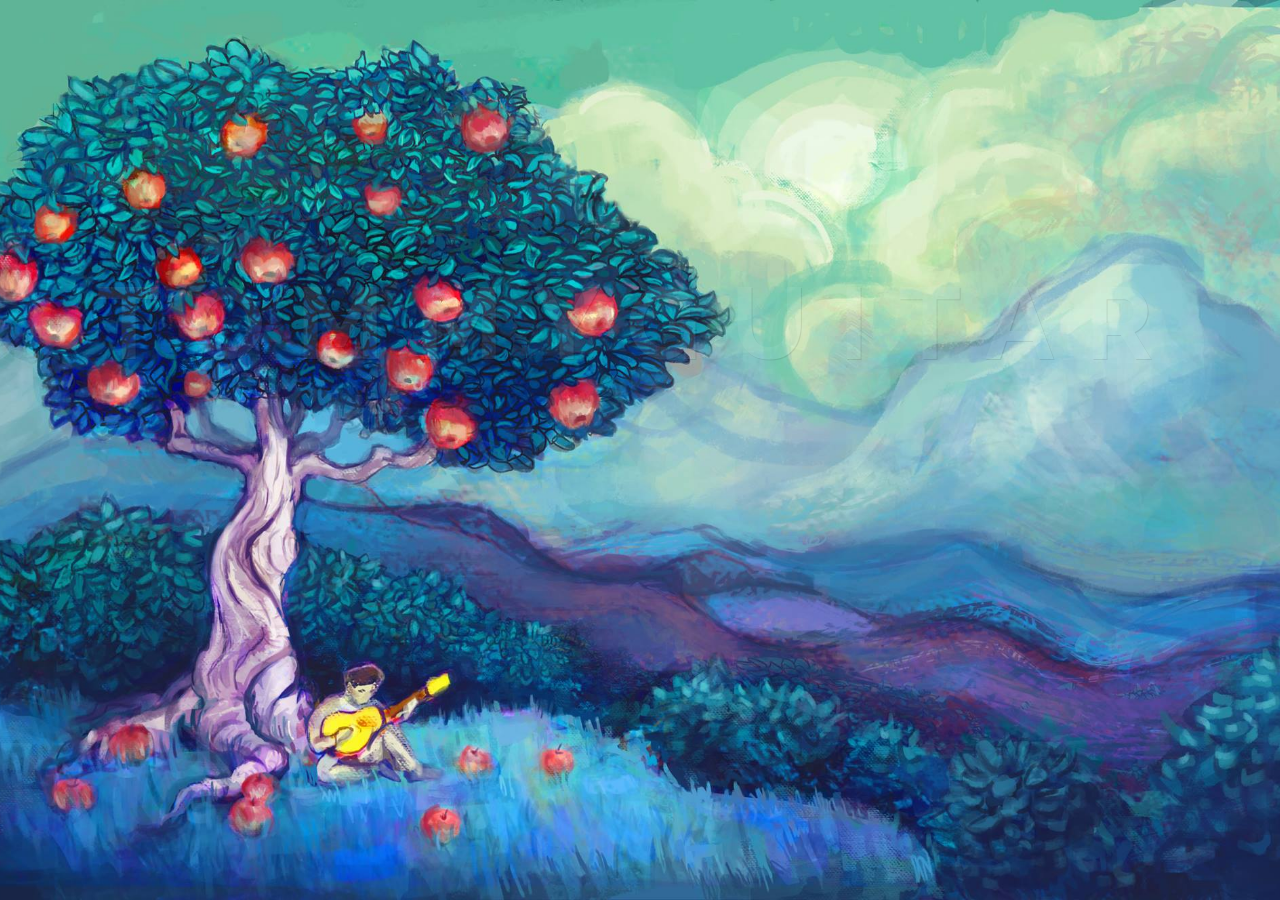
<file: index.html>
<!DOCTYPE html>
<html>
<head>
        <meta http-equiv="content-type" content="text/html; charset=UTF-8"> 
        <meta charset="utf-8">
 
         <title>TOMMYGUITAR</title>
    
        
        <link href="css/custom.css" rel="stylesheet">
        <link href='http://fonts.googleapis.com/css?family=Raleway' rel='stylesheet' type='text/css'>
        <!--[if lt IE 9]>
          <script src="//html5shim.googlecode.com/svn/trunk/html5.js"></script>
        <![endif]-->
        
        <script src="https://ajax.googleapis.com/ajax/libs/jquery/2.1.3/jquery.min.js"></script>
        
    </head>
    
    <!--Change-->
    <body>
    		<div id="container">
            	<div id="background"> 
                        <div id = "home">
                        	<h1 id="tg">TOMMYGUITAR</h1>
                            <h1 id="cs"><small>COMING SOON...</small></h1>
                         </div>
    			</div>      
            </div>                          

        <script>
		$( document ).ready(function() {
			$('#tg').css('display', 'none');
			$('#cs').css('display', 'none');
			$("#tg").delay(700).fadeIn(1500);
			$("#cs").delay(2200).fadeIn(2000);
		});
		</script>
    </body>
</html>
</file>
<file: css/custom.css>
body {
	background-image:url("../images/background7.jpg");
	-webkit-background-size: cover;
-moz-background-size: cover;
-o-background-size: cover;
	background-size:cover;
	background-repeat: no-repeat;
	background-attachment: fixed;
    background-position: center; 	
	padding-bottom: 40px;	
	line-height: 15px;
	font-family: sans-serif;
	 
}

h1 {
	text-align: center	
}

#tg {
	color:lightcyan;
	text-shadow: black 1px 1px;
	letter-spacing: .3em;
	font-size:8vw;
	font-weight: 700;
	font-family: raleway !important;
	text-size-adjust: auto;
	-moz-text-size-adjust: auto;
	-webkit-text-size-adjust: auto;
	-ms-text-size-adjust: auto;
}

#cs {
	font-family: raleway !important;
	font-weight: 700;
	letter-spacing: 0.3em;
	font-size:4vw;
	font-weight: bold;
	text-shadow: black 1px 1px;
	color: white;
}

#home {
	margin-top: 25%;	
}

@media only screen and (max-width 320px){	
	
	#tg {
		font-family: raleway !important;
		font-size: 16px;
		letter-spacing: 0.2em;
	}
	
	#cs {
		font-family: raleway !important;
		font-size: 8px;
		letter-spacing: 0.2em;
	}

}
</file>
